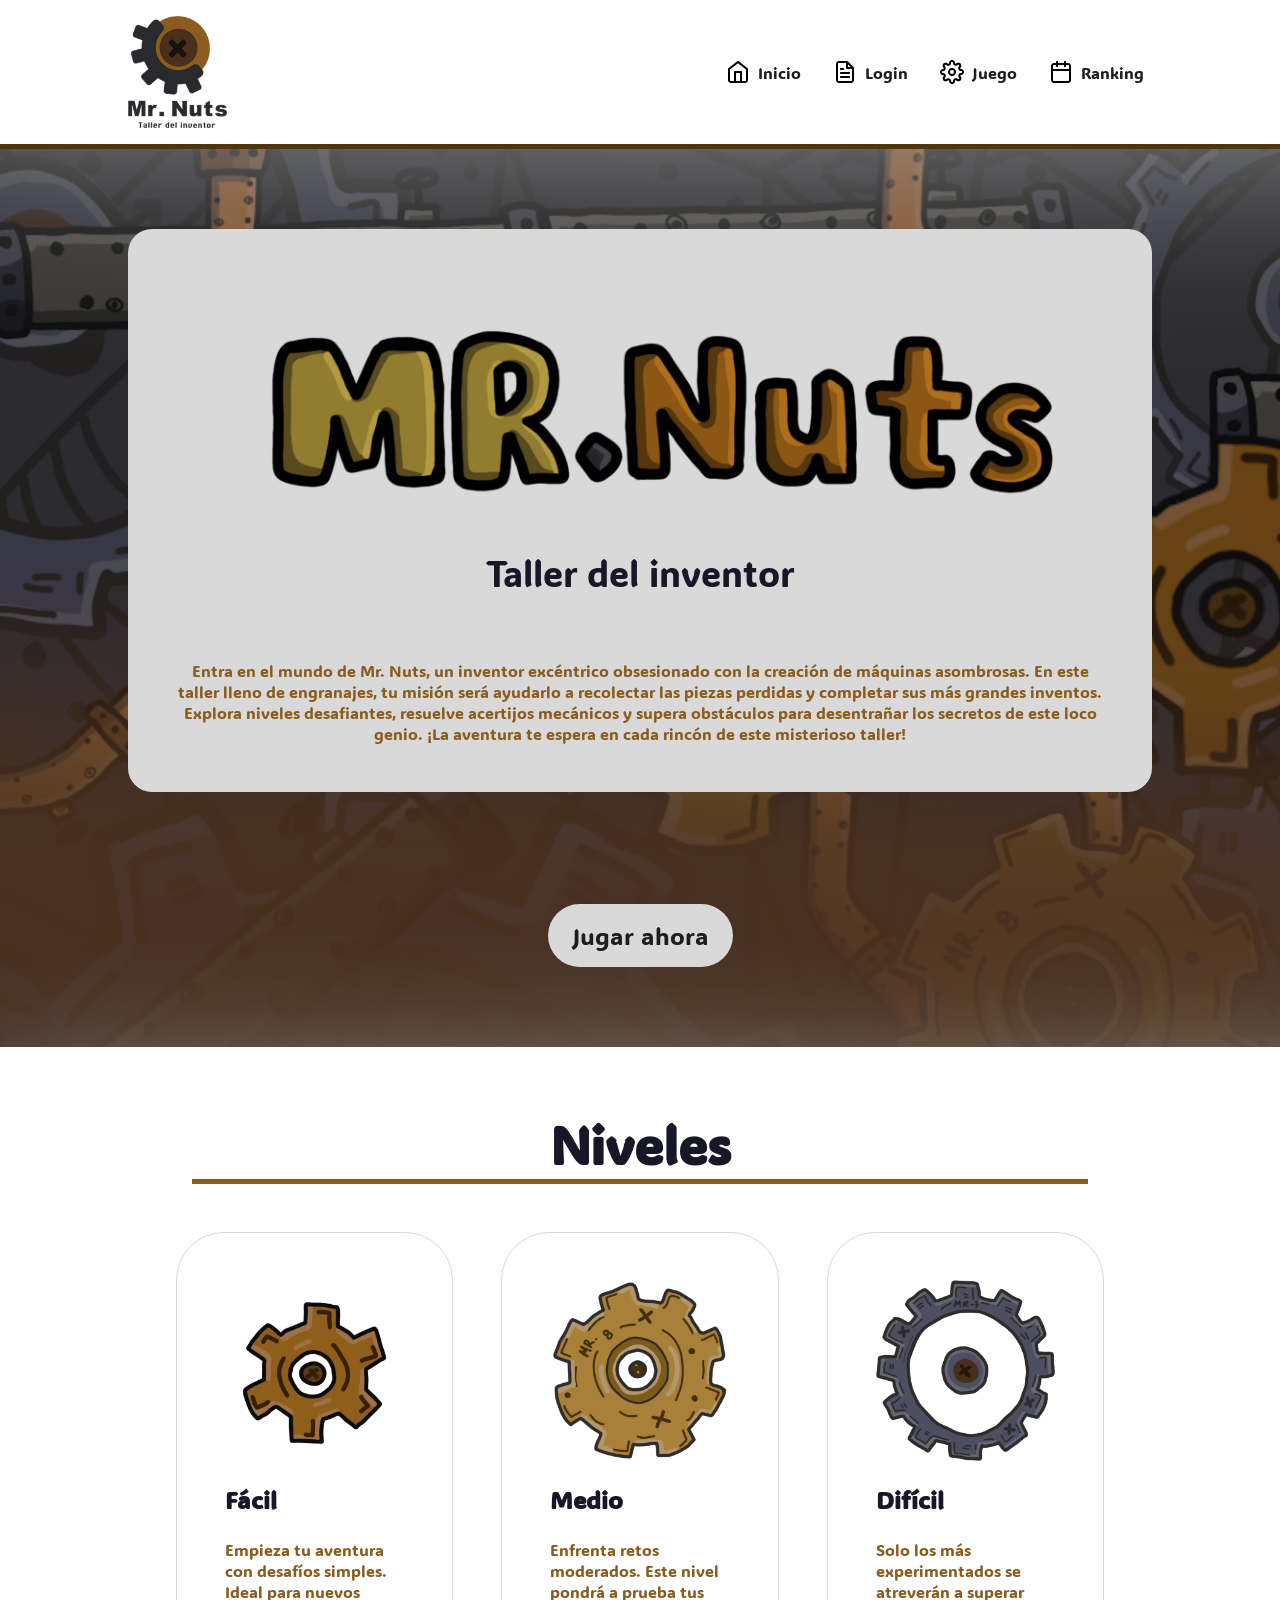
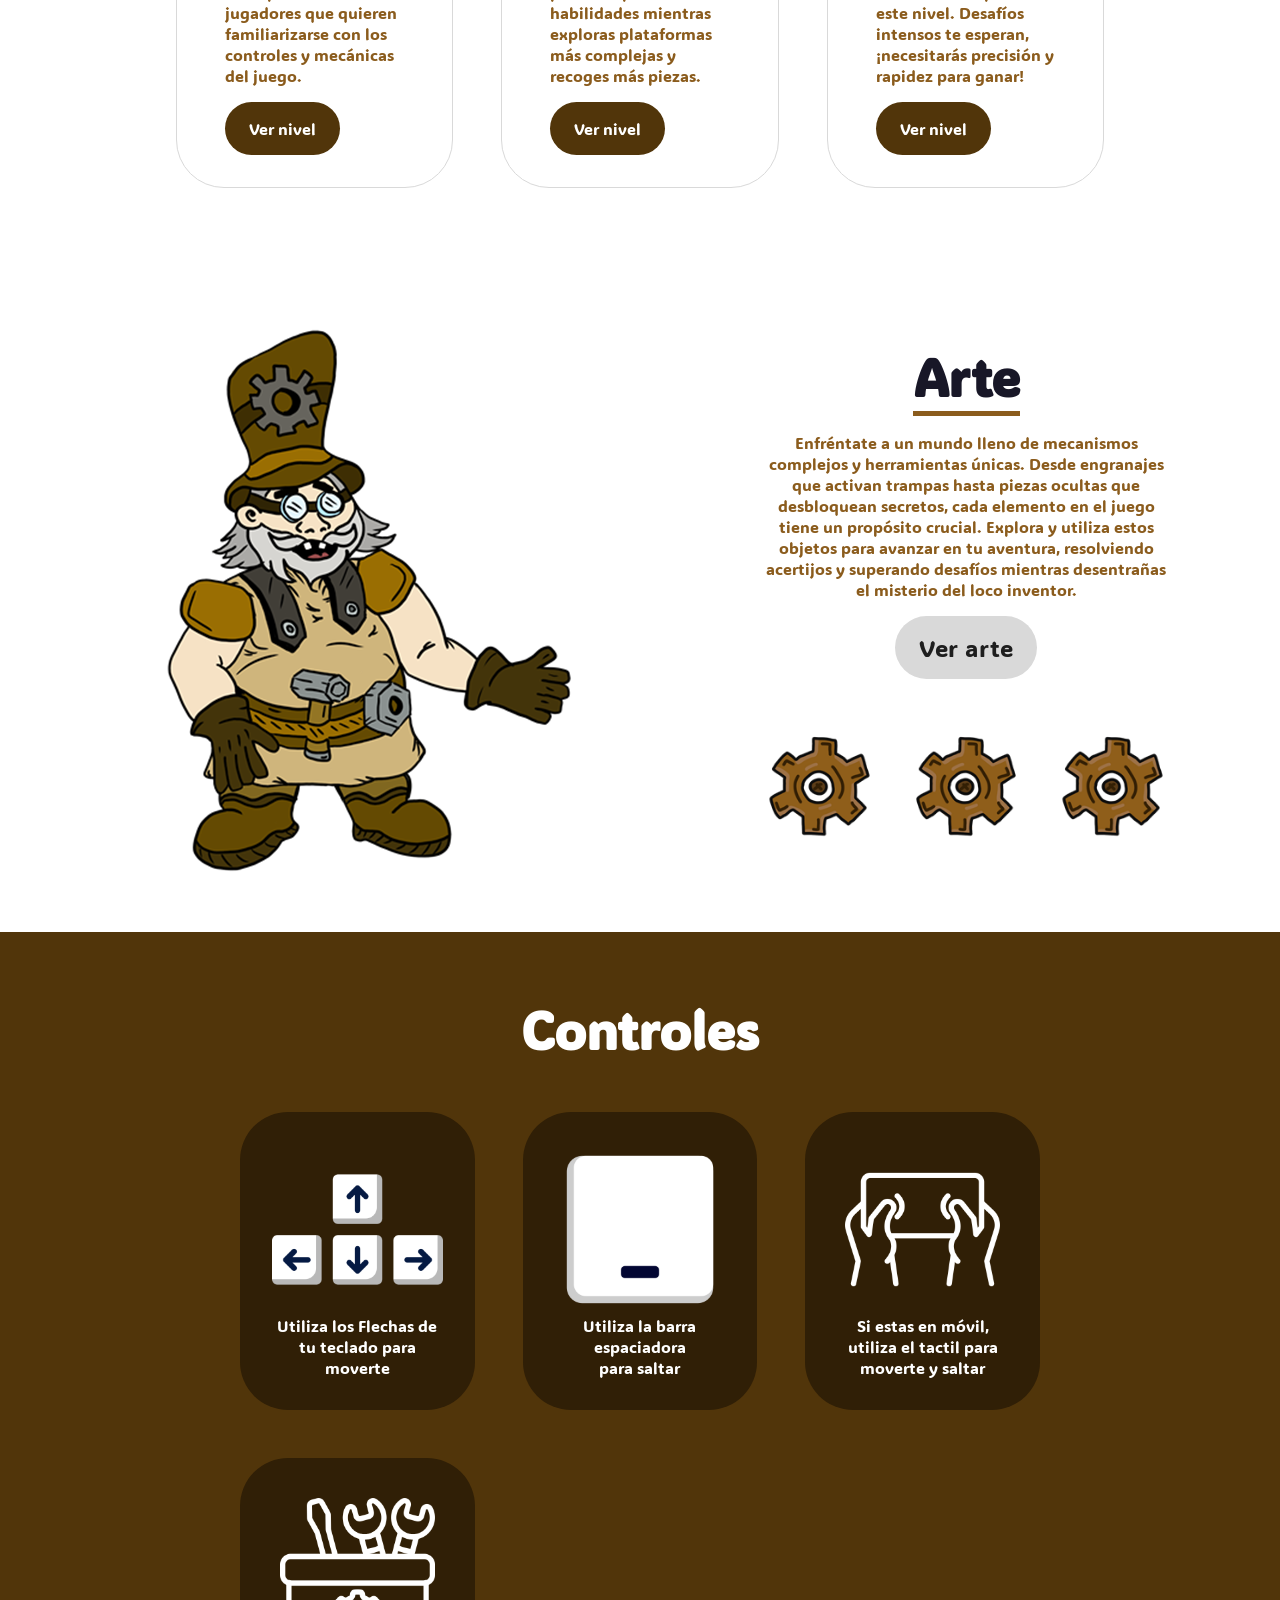
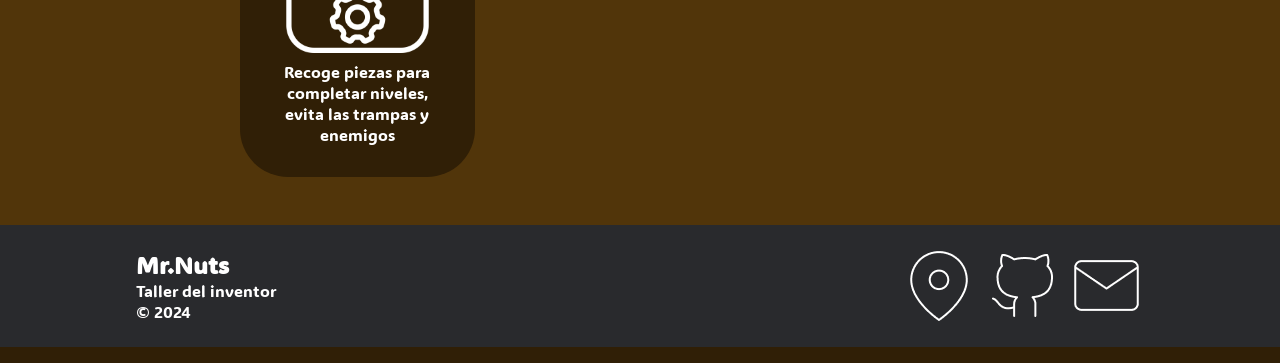
<file: Juego_MrNuts/index.html>
<!DOCTYPE html>
<html lang="en">

<head>
  <meta charset="UTF-8">
  <meta name="viewport" content="width=device-width, initial-scale=1.0">
  <title>MR.Nuts</title>

  <link rel="stylesheet" href="css/main.css">

  <!--fonts-->
  <link rel="preconnect" href="https://fonts.googleapis.com">
  <link rel="preconnect" href="https://fonts.gstatic.com" crossorigin>
  <link href="https://fonts.googleapis.com/css2?family=ADLaM+Display&display=swap" rel="stylesheet">
</head>

<body>
  <header class="header-section">
    <div class="logo logo-header" href="index.html"></div>
    <nav >
      <ul class="top-nav">
        <li>
          <a class="nav-list-item" href="index.html">
            <i class="icon-home"><img src="img/home.png" alt="home"></i>
            <span>Inicio</span>
          </a>
        </li>
        <li>
          <a class="nav-list-item" href="../../login.php">
            <i class="icon-register"><img src="img/file-text.png" alt="register"></i>
            <span>Login</span>
          </a>
        </li>
        <li>
          <a class="nav-list-item" href="game.html">
            <i class="icon-game"><img src="img/game.png" alt="game"></i>
            <span>Juego</span>
          </a>
        </li>
        <li>
          <a class="nav-list-item" href="ranking.html">
            <i class="icon-ranking"><img src="img/calendar.png" alt=""></i>
            <span>Ranking</span>
          </a>
        </li>
      </ul>
    </nav>
  </header>
  <section class="banner-section">
    <div class="letras-container text-center">
      <img class="auto" src="img/letras.png" alt="mrnuts">
      <p class="subtitle text-center">Taller del inventor</p>
      <p class="title-description">Entra en el mundo de Mr. Nuts, un inventor excéntrico obsesionado con la creación de
        máquinas asombrosas. En este taller lleno de engranajes, tu misión será ayudarlo a recolectar las piezas
        perdidas y completar sus más grandes inventos. Explora niveles desafiantes, resuelve acertijos mecánicos y
        supera obstáculos para desentrañar los secretos de este loco genio. ¡La aventura te espera en cada rincón de
        este misterioso taller!</p>
    </div>
    <a href="game.html"><p class="btn gray-btn">Jugar ahora</p></a>
  </section>
  <section class="levels-section auto text-center">
    <div><h2 class="title text-center w70 auto">Niveles</h2></div>

    <div class=" levels-cards columns-container text-left ">
      <div class="card">
        <div class="card-image">
          <img src="img/tuerca café.png" alt="Fácil">
        </div>
        <div class="card-content">
          <h3 class="cards-title">Fácil</h3>
          <p class="title-description">Empieza tu aventura con desafíos simples. Ideal para nuevos jugadores que quieren
            familiarizarse con los controles y mecánicas del juego.</p>
          <a href="#" class="btn coffe-btn">Ver nivel</a>
        </div>
      </div>

      <div class="card">
        <div class="card-image">
          <img src="img/tuerca dorada.png" alt="Medio">
        </div>
        <div class="card-content">
          <h3 class="cards-title">Medio</h3>
          <p class="title-description">Enfrenta retos moderados. Este nivel pondrá a prueba tus habilidades mientras
            exploras plataformas más complejas y recoges más piezas.</p>
          <a href="#" class="btn coffe-btn auto">Ver nivel</a>
        </div>
      </div>

      <div class="card">
        <div class="card-image">
          <img src="img/tuerca gris.png" alt="Difícil">
        </div>
        <div class="card-content">
          <h3 class="cards-title">Difícil</h3>
          <p class="title-description">Solo los más experimentados se atreverán a superar este nivel. Desafíos intensos
            te esperan, ¡necesitarás precisión y rapidez para ganar!</p>
          <a href="#" class="btn coffe-btn">Ver nivel</a>
        </div>
      </div>
    </div>
  </section>
  <div class="art-section columns-container">
    <div class="character auto">
      <img src="img/mrnuts.png" alt="Inventor">
    </div>
    <div class="art-container w70 text-center auto">
      <h2 class="title auto">Arte</h2>
      <p class="title-description">Enfréntate a un mundo lleno de mecanismos complejos y herramientas únicas. Desde
        engranajes que activan trampas hasta piezas ocultas que desbloquean secretos, cada elemento en el juego tiene un
        propósito crucial. Explora y utiliza estos objetos para avanzar en tu aventura, resolviendo acertijos y
        superando desafíos mientras desentrañas el misterio del loco inventor.</p>
      <a href="characters.html" class="btn gray-btn">Ver arte</a>
      <div class="gear-icons ">
        <div><img src="img/tuercapequeña.png" alt="Engranaje"></div>
        <div><img src="img/tuercapequeña.png" alt="Engranaje"></div>
        <div><img src="img/tuercapequeña.png" alt="Engranaje"></div>
      </div>
    </div>
  </div>

  <div class="controles-section text-center text-white">
    <h2 class="title-controles auto">Controles</h2>
    <div class=" controles-container w70 text-center columns-container">
      <div class="card-controls">
        <img src="img/botones.png" alt="controles">
        <p>Utiliza los Flechas de tu teclado para moverte</p>
      </div>
      <div class="card-controls">
        <img src="img/barra-espaciadora.png" alt="space">
        <p>Utiliza la barra espaciadora para saltar</p>
      </div>
      <div class="card-controls">
        <img src="img/juego-movil.png" alt="movil">
        <p>Si estas en móvil, utiliza el tactil para moverte y saltar</p>
      </div>
      <div class="card-controls">
        <img src="img/fixbox.png" alt="instru">
        <p>Recoge piezas para completar niveles, evita las trampas y enemigos</p>
      </div>
    </div>
  </div>

  <footer class="footer-section text-white">
    <div class="footer-text">
      <h2>Mr.Nuts</h2>
      <p>Taller del inventor</p>
      <p>&copy; 2024</p>
    </div>
    <div class="footer-icons">
      <div><a href="#"><i class="icon"><img src="img/map-pin.png" alt="location"></i></a></div>
      <div><a href="#"><i class="icon"></i><img src="img/git.png" alt="git"></a></div>
      <div><a href="#"><i class="icon"></i><img src="img/mail.png" alt="mail"></a></div>
    </div>

  </footer>


</body>

</html>
</file>
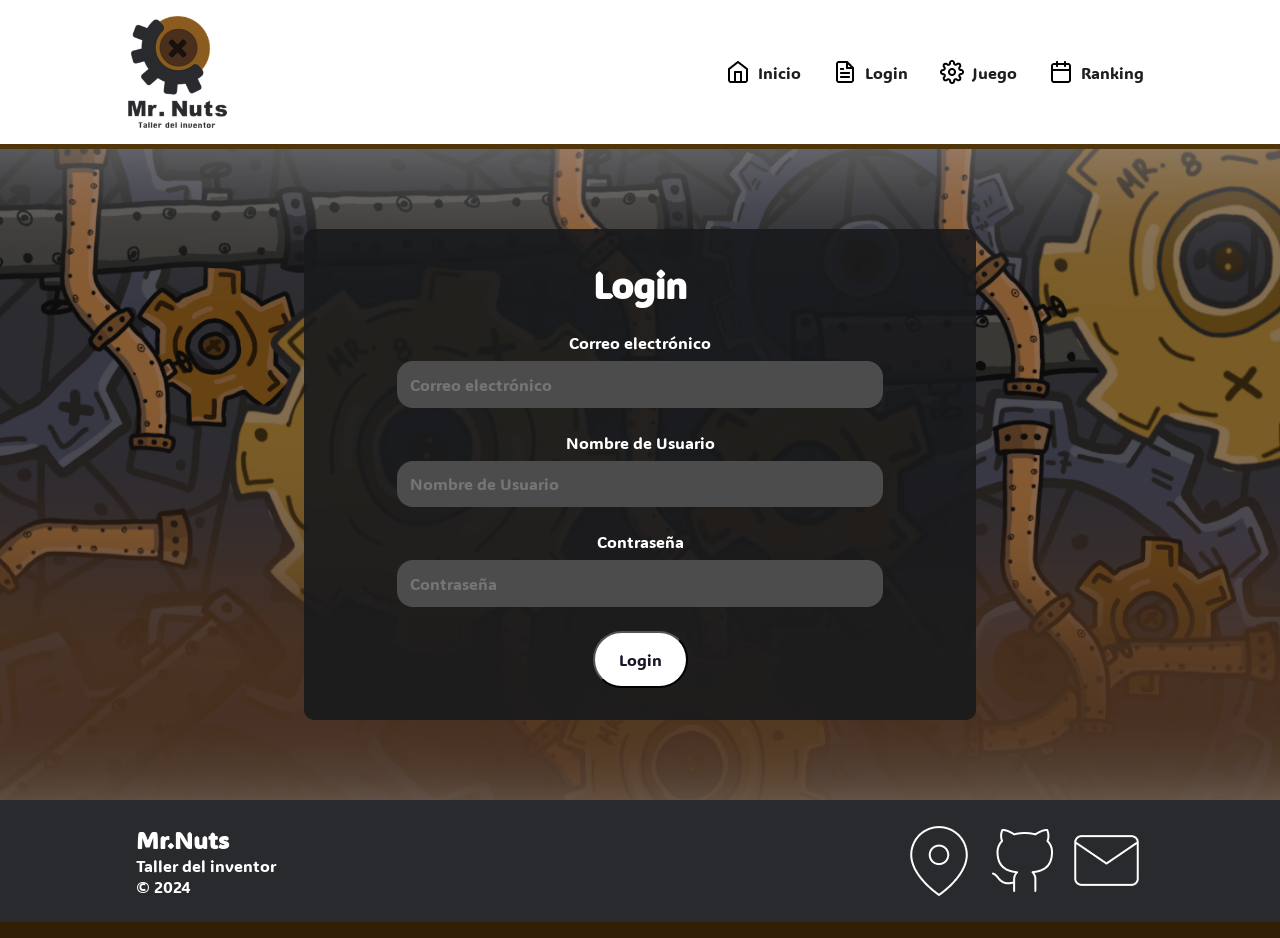
<file: Juego_MrNuts/_login.html>
<!DOCTYPE html>
<html lang="en">

<head>
  <meta charset="UTF-8">
  <meta name="viewport" content="width=device-width, initial-scale=1.0">
  <title>Registro</title>

  <link rel="stylesheet" href="css/main.css">

  
  <!--fonts-->
  <link rel="preconnect" href="https://fonts.googleapis.com">
  <link rel="preconnect" href="https://fonts.gstatic.com" crossorigin>
  <link href="https://fonts.googleapis.com/css2?family=ADLaM+Display&display=swap" rel="stylesheet">
</head>

<body>
  <header class="header-section">
    <div class="logo logo-header" href="index.html"></div>
    <nav>
      <ul class="top-nav">
        <li>
          <a class="nav-list-item" href="index.html">
            <i class="icon-home"><img src="img/home.png" alt="home"></i>
            <span>Inicio</span>
          </a>
        </li>
        <li>
          <a class="nav-list-item" href="login.html">
            <i class="icon-register"><img src="img/file-text.png" alt="register"></i>
            <span>Login</span>
          </a>
        </li>
        <li>
          <a class="nav-list-item" href="game.html">
            <i class="icon-game"><img src="img/game.png" alt="game"></i>
            <span>Juego</span>
          </a>
        </li>
        <li>
          <a class="nav-list-item" href="ranking.html">
            <i class="icon-ranking"><img src="img/calendar.png" alt=""></i>
            <span>Ranking</span>
          </a>
        </li>
      </ul>
    </nav>
  </header>
  <div class="login-section">
    <div class="black-box">
      <h2 class="title-login">Login</h2>
      <form>
        <div class="input-group">
          <label class="label" for="email">Correo electrónico</label>
          <input class="input" type="email" id="email" placeholder="Correo electrónico">
        </div>
        <div class="input-group">
          <label class="label" for="username">Nombre de Usuario</label>
          <input class="input" type="text" id="username" placeholder="Nombre de Usuario">
        </div>
        <div class="input-group">
          <label class="label" for="password">Contraseña</label>
          <input class="input" type="password" id="password" placeholder="Contraseña">
        </div>
        <button class="btn btn-login" type="submit">Login</button>
      </form>
    </div>
  </div>
  <footer class="footer-section text-white">
    <div class="footer-text">
      <h2>Mr.Nuts</h2>
      <p>Taller del inventor</p>
      <p>&copy; 2024</p>
    </div>
    <div class="footer-icons">
      <a href="#"><i class="icon"><img src="img/map-pin.png" alt="location"></i></a>
      <a href="#"><i class="icon"></i><img src="img/git.png" alt="git"></a>
      <a href="#"><i class="icon"></i><img src="img/mail.png" alt="mail"></a>
    </div>

  </footer>
</body>

</html>
</file>
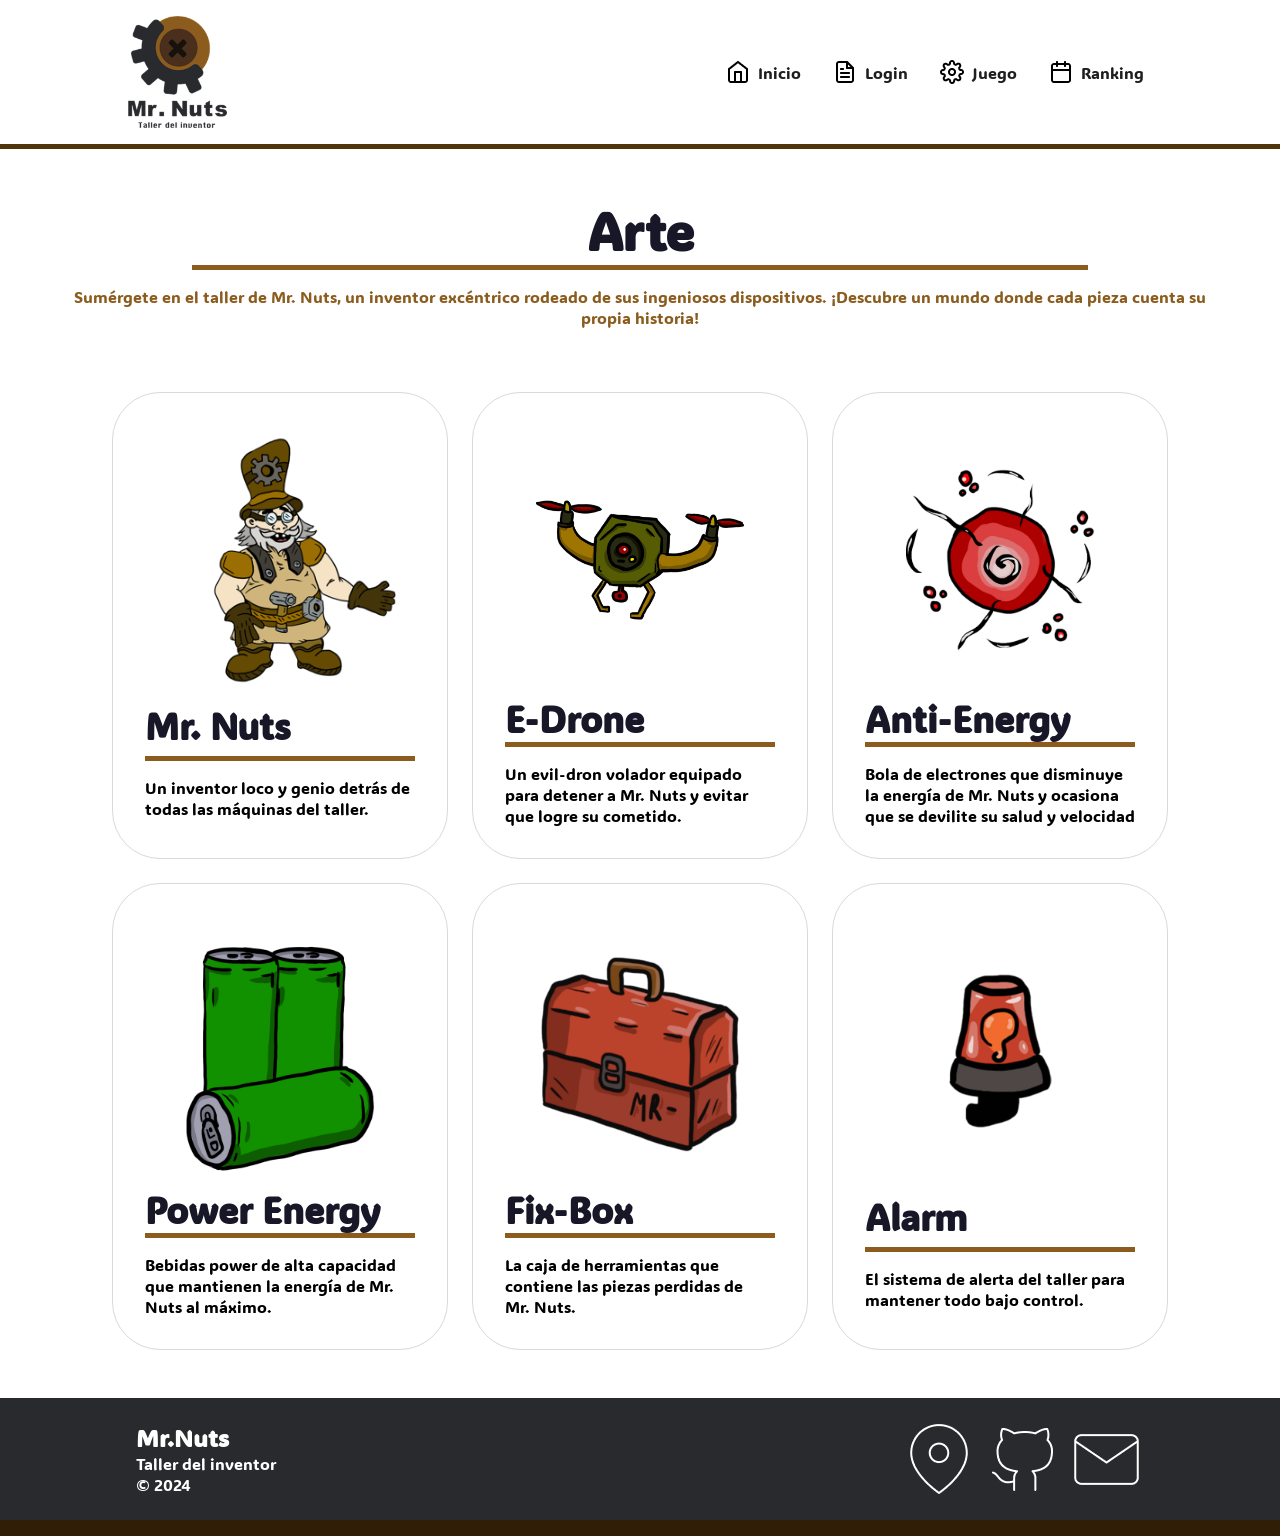
<file: Juego_MrNuts/characters.html>
<!DOCTYPE html>
<html lang="en">

<head>
  <meta charset="UTF-8">
  <meta name="viewport" content="width=device-width, initial-scale=1.0">
  <title>Personajes</title>

  <link rel="stylesheet" href="css/main.css">

  <!--fonts-->
  <link rel="preconnect" href="https://fonts.googleapis.com">
  <link rel="preconnect" href="https://fonts.gstatic.com" crossorigin>
  <link href="https://fonts.googleapis.com/css2?family=ADLaM+Display&display=swap" rel="stylesheet">
</head>

<body>
  <header class="header-section">
    <div class="logo logo-header" href="index.html"></div>
    <nav>
      <ul class="top-nav">
        <li>
          <a class="nav-list-item" href="index.html">
            <i class="icon-home"><img src="img/home.png" alt="home"></i>
            <span>Inicio</span>
          </a>
        </li>
        <li>
          <a class="nav-list-item" href="../../login.php">
            <i class="icon-register"><img src="img/file-text.png" alt="register"></i>
            <span>Login</span>
          </a>
        </li>
        <li>
          <a class="nav-list-item" href="game.html">
            <i class="icon-game"><img src="img/game.png" alt="game"></i>
            <span>Juego</span>
          </a>
        </li>
        <li>
          <a class="nav-list-item" href="ranking.html">
            <i class="icon-ranking"><img src="img/calendar.png" alt=""></i>
            <span>Ranking</span>
          </a>
        </li>
      </ul>
    </nav>
  </header>

  <section class="characters-title text-center">
    <h2 class="title text-center w70 auto pdt3 auto">Arte</h2>
    <p class="title-description">Sumérgete en el taller de Mr. Nuts, un inventor excéntrico rodeado de sus ingeniosos
      dispositivos. ¡Descubre un mundo donde cada pieza cuenta su propia historia!</p>
  </section>

  <div class="columnscard-container ">
    <div class="card">
      <img src="img/mrnuts.png" alt="Mr. Nuts">
      <h3 class="cards-subtitle">Mr. Nuts</h3>
      <p>Un inventor loco y genio detrás de todas las máquinas del taller.</p>
    </div>

    <div class="card">
      <img src="img/enemigoIdle.png" alt="E-Drone">
      <h3 class="cards-subtitle">E-Drone</h3>
      <p>Un evil-dron volador equipado para detener a Mr. Nuts y evitar que logre su cometido.</p>
    </div>

    <div class="card">
      <img src="img/antiEnergyBall.png" alt="Energy">
      <h3 class="cards-subtitle">Anti-Energy</h3>
      <p>Bola de electrones que disminuye la energía de Mr. Nuts y ocasiona que se devilite su salud y velocidad</p>
    </div>

    <div class="card">
      <img src="img/energy.png" alt="Power Energy">
      <h3 class="cards-subtitle">Power Energy</h3>
      <p>Bebidas power de alta capacidad que mantienen la energía de Mr. Nuts al máximo.</p>
    </div>

    <div class="card">
      <img src="img/fix-box.png" alt="Fix-Box">
      <h3 class="cards-subtitle">Fix-Box</h3>
      <p>La caja de herramientas que contiene las piezas perdidas de Mr. Nuts.</p>
    </div>

    <div class="card">
      <img src="img/alarm.png" alt="Alarm">
      <h3 class="cards-subtitle">Alarm</h3>
      <p>El sistema de alerta del taller para mantener todo bajo control.</p>
    </div>
  </div>
  <footer class="footer-section text-white">
    <div class="footer-text">
      <h2>Mr.Nuts</h2>
      <p>Taller del inventor</p>
      <p>&copy; 2024</p>
    </div>
    <div class="footer-icons">
      <a href="#"><i class="icon"><img src="img/map-pin.png" alt="location"></i></a>
      <a href="#"><i class="icon"></i><img src="img/git.png" alt="git"></a>
      <a href="#"><i class="icon"></i><img src="img/mail.png" alt="mail"></a>
    </div>

  </footer>
</body>

</html>
</file>
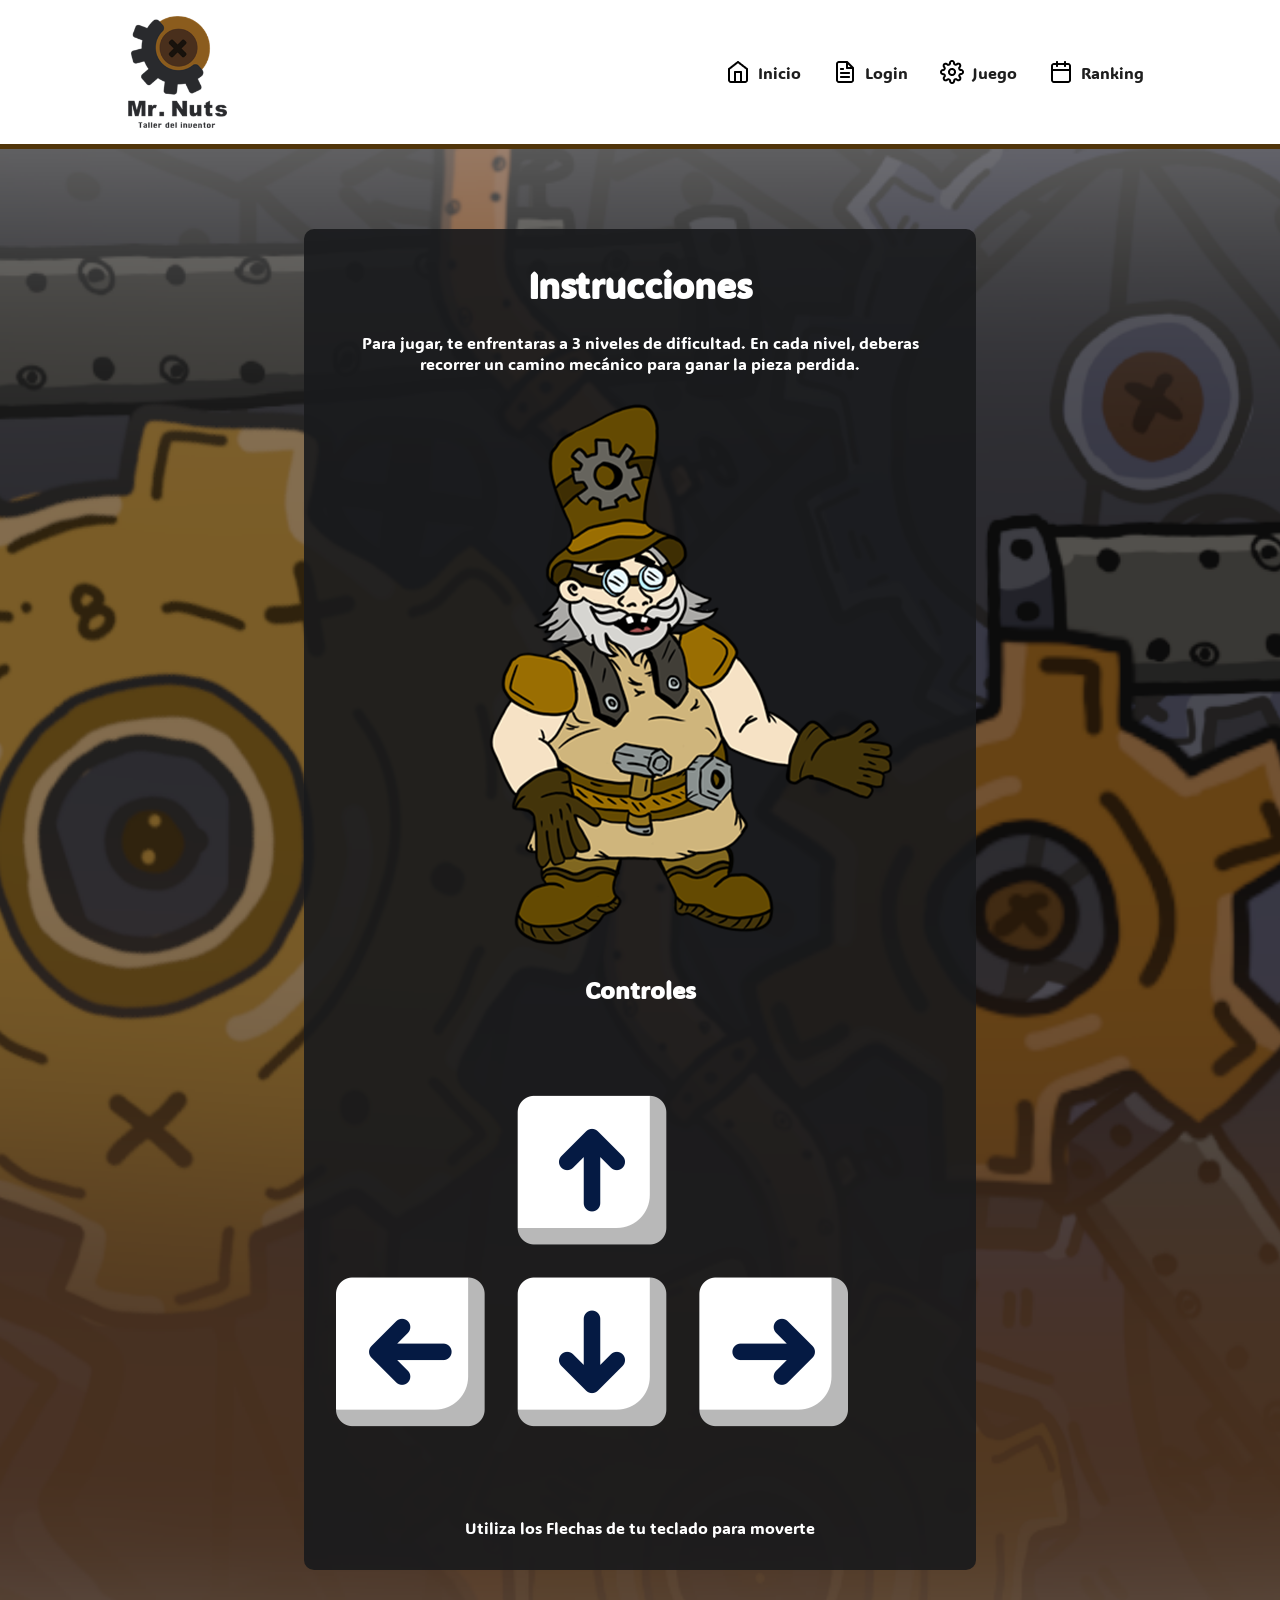
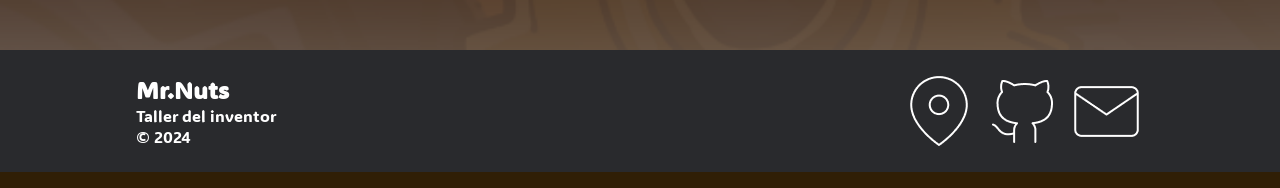
<file: Juego_MrNuts/instructions.html>
<!DOCTYPE html>
<html lang="en">

<head>
    <meta charset="UTF-8">
    <meta name="viewport" content="width=device-width, initial-scale=1.0">
    <title>Ranking</title>

    <link rel="stylesheet" href="css/main.css">

  <!--fonts-->
  <link rel="preconnect" href="https://fonts.googleapis.com">
  <link rel="preconnect" href="https://fonts.gstatic.com" crossorigin>
  <link href="https://fonts.googleapis.com/css2?family=ADLaM+Display&display=swap" rel="stylesheet">
</head>
<body>
    <header class="header-section">
        <div class="logo logo-header" href="index.html"></div>
        <nav>
          <ul class="top-nav">
            <li>
              <a class="nav-list-item" href="index.html">
                <i class="icon-home"><img src="img/home.png" alt="home"></i>
                <span>Inicio</span>
              </a>
            </li>
            <li>
              <a class="nav-list-item" href="login.html">
                <i class="icon-register"><img src="img/file-text.png" alt="register"></i>
                <span>Login</span>
              </a>
            </li>
            <li>
              <a class="nav-list-item" href="game.html">
                <i class="icon-game"><img src="img/game.png" alt="game"></i>
                <span>Juego</span>
              </a>
            </li>
            <li>
              <a class="nav-list-item" href="ranking.html">
                <i class="icon-ranking"><img src="img/calendar.png" alt=""></i>
                <span>Ranking</span>
              </a>
            </li>
          </ul>
        </nav>
      </header>
    <div class="login-section">
        <div class="black-box">
          <h2 class="title-login">Instrucciones</h2>
          <p>Para jugar, te enfrentaras a 3 niveles de dificultad. En cada nivel, deberas recorrer un camino mecánico para ganar la pieza perdida.</p>
          <div>
            <div><img src="img/mrnuts.png" alt="mrnuts"></div>
            <div>
                <H2>Controles</H2>
                <div>
                    <img src="img/botones.png" alt="controles">
                    <p>Utiliza los Flechas de tu teclado para moverte</p>
                </div>
                <div></div>
            </div>
          </div>
        </div>
      </div>
    <footer class="footer-section text-white">
        <div class="footer-text">
          <h2>Mr.Nuts</h2>
          <p>Taller del inventor</p>
          <p>&copy; 2024</p>
        </div>
        <div class="footer-icons">
          <a href="#"><i class="icon"><img src="img/map-pin.png" alt="location"></i></a>
          <a href="#"><i class="icon"></i><img src="img/git.png" alt="git"></a>
          <a href="#"><i class="icon"></i><img src="img/mail.png" alt="mail"></a>
        </div>

    </footer>
</body>
</html>
</file>
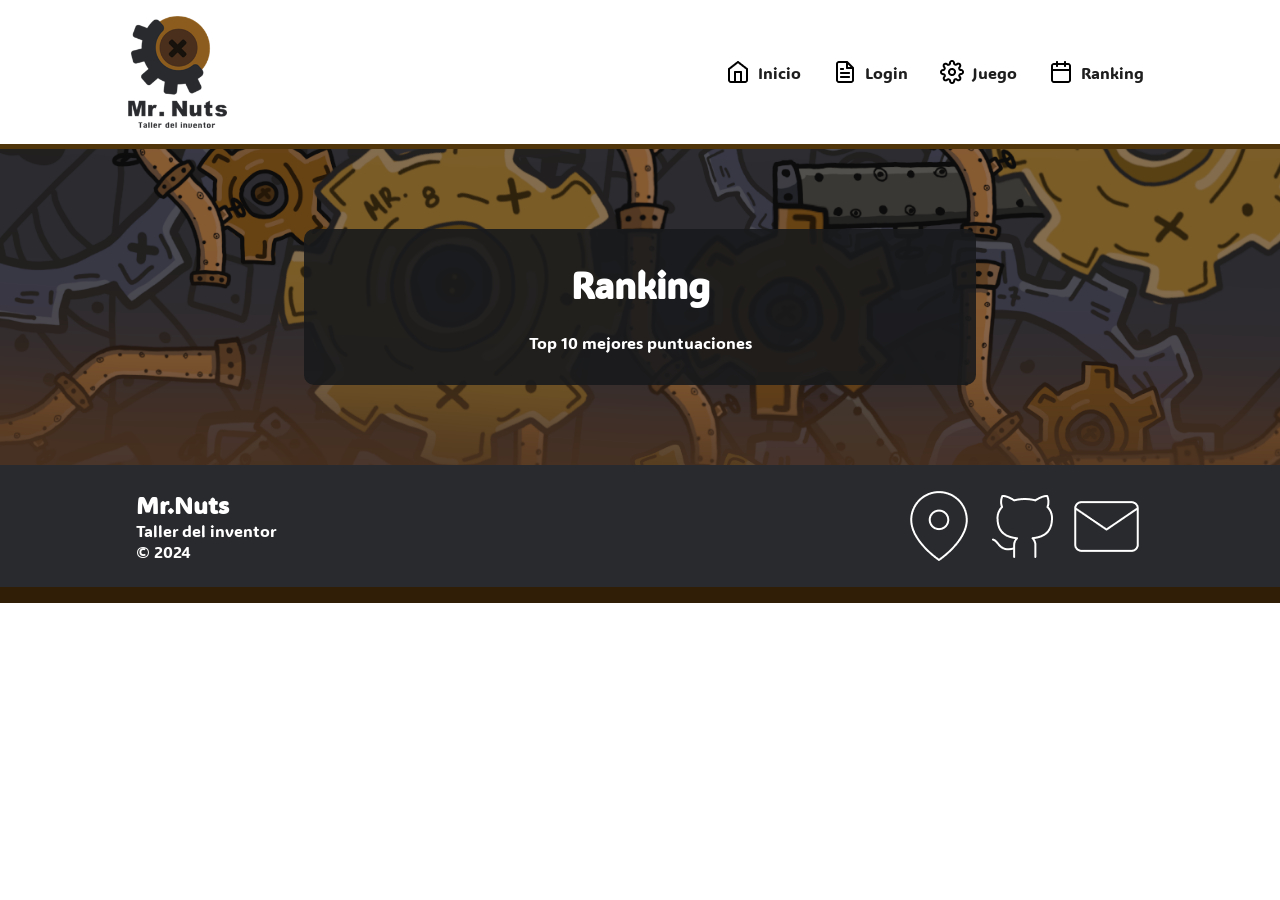
<file: Juego_MrNuts/ranking.html>
<!DOCTYPE html>
<html lang="en">

<head>
  <meta charset="UTF-8">
  <meta name="viewport" content="width=device-width, initial-scale=1.0">
  <title>Ranking</title>

  <link rel="stylesheet" href="css/main.css">

  <!--fonts-->
  <link rel="preconnect" href="https://fonts.googleapis.com">
  <link rel="preconnect" href="https://fonts.gstatic.com" crossorigin>
  <link href="https://fonts.googleapis.com/css2?family=ADLaM+Display&display=swap" rel="stylesheet">
</head>
<body>
  <header class="header-section">
    <div class="logo logo-header" href="index.html"></div>
    <nav>
      <ul class="top-nav">
        <li>
          <a class="nav-list-item" href="index.html">
            <i class="icon-home"><img src="img/home.png" alt="home"></i>
            <span>Inicio</span>
          </a>
        </li>
        <li>
          <a class="nav-list-item" href="../../login.php">
            <i class="icon-register"><img src="img/file-text.png" alt="register"></i>
            <span>Login</span>
          </a>
        </li>
        <li>
          <a class="nav-list-item" href="game.html">
            <i class="icon-game"><img src="img/game.png" alt="game"></i>
            <span>Juego</span>
          </a>
        </li>
        <li>
          <a class="nav-list-item" href="ranking.html">
            <i class="icon-ranking"><img src="img/calendar.png" alt=""></i>
            <span>Ranking</span>
          </a>
        </li>
      </ul>
    </nav>
  </header>
  <div class="login-section">
    <div class="black-box">
      <h2 class="title-login">Ranking</h2>
      <p>Top 10 mejores puntuaciones </p>
      <ul id="ranking-list" class="ranking-list">
      </ul>
    </div>
  </div>
  <footer class="footer-section text-white">
    <div class="footer-text">
      <h2>Mr.Nuts</h2>
      <p>Taller del inventor</p>
      <p>&copy; 2024</p>
    </div>
    <div class="footer-icons">
      <a href="#"><i class="icon"><img src="img/map-pin.png" alt="location"></i></a>
      <a href="#"><i class="icon"></i><img src="img/git.png" alt="git"></a>
      <a href="#"><i class="icon"></i><img src="img/mail.png" alt="mail"></a>
    </div>

    <script>
      
      function getDataFromServer() {
        fetch("http://gameplatform.test/top-10.php")
        .then(response => {
          if (!response.ok) {
            throw new Error('response was not ok');
          }
          return response.json();
        })
        .then(data => {
          console.log('Data received:', data);
          printRanking(data);
        })
        .catch(error => {
          console.error('There was a problem with the fetch operation:', error);
        });
      }

      function printRanking(data) {
        data.forEach(item => {
          const listItem = document.createElement('li');
          listItem.classList.add('ranking-item');
          listItem.textContent = `${item.player_name} - ${item.score} puntos`;
          document.getElementById('ranking-list').appendChild(listItem);
        });
      }
      

      getDataFromServer();

    </script>
</body>

</html>
</file>
<file: Juego_MrNuts/css/main.css>
* {
  margin: 0;
  padding: 0;
  box-sizing: border-box;
}

body {
  width: 100%;
  height: 100%;
  font-family: "ADLaM Display", ssystem-ui;
  background: #fff;
}

h1, h2, h3, h4, h5, h6 {
  text-wrap: balance;
}

p, li, caption {
  text-wrap: pretty;
}

img, picture, video, canvas, svg {
  display: block;
  max-width: 100%;
}

.w10 {
  width: 10%;
}

.w20 {
  width: 20%;
}

.w70 {
  width: 70%;
}

.auto {
  margin: 0 auto;
}

.pdt3 {
  padding-top: 3rem;
}

.pdb2 {
  padding-bottom: 2rem;
}

h1 {
  font-family: "ADLaM Display", ssystem-ui;
}

.text-white {
  color: #fff;
}

.text-dark {
  color: rgb(30, 30, 30);
}

.text-center {
  text-align: center;
}

.text-left {
  text-align: left;
}

.Bigtitle {
  padding-top: 4rem;
  font-size: 4.375rem;
  color: rgb(24, 23, 39);
}

.subtitle {
  font-size: 2.25rem;
  color: rgb(24, 23, 39);
  padding-bottom: 3rem;
}

.title-description {
  padding: 1rem;
  font-size: 1rem;
  color: rgb(139, 92, 29);
}

.title {
  font-size: 3.25rem;
  color: rgb(24, 23, 39);
  border-bottom: 0.35rem solid rgb(139, 92, 29);
}

.cards-title {
  padding: 0.5rem 1rem;
  font-size: 1.5rem;
  color: rgb(24, 23, 39);
  border-bottom: 0.05rem;
}

.cards-subtitle {
  font-size: 2.25rem;
  color: rgb(24, 23, 39);
  margin-bottom: 1rem;
  border-bottom: 0.35rem solid rgb(139, 92, 29);
}

.title-login {
  font-size: 2.25rem;
  color: #fff;
  text-align: center;
  margin-bottom: 1.5rem;
}

.title-controles {
  font-size: 3.25rem;
  color: #fff;
}

.btn {
  display: inline-block;
  text-decoration: none;
  font-weight: 400;
  padding: 1rem 1.5rem;
  border-radius: 2rem;
  cursor: pointer;
}

.btn:hover {
  background: rgb(24, 23, 39);
  color: #fff;
  transform: scale(1.1);
  transition: all 0.2s ease-in-out;
}

.gray-btn {
  font-size: 1.5rem;
  background: rgb(217, 217, 217);
  color: rgb(30, 30, 30);
}

.coffe-btn {
  margin-left: 1rem;
  background: rgb(81, 53, 10);
  color: #fff;
}

.btn-login {
  font-family: "ADLaM Display", ssystem-ui;
  background: #fff;
  color: rgb(24, 23, 39);
  padding: 1rem 1.5rem;
  font-size: 1rem;
}

.form-btn {
  display: inline-block;
  text-decoration: none;
  font-weight: 400;
  padding: 0.5rem;
  border-radius: 1rem;
  cursor: pointer;
  font-family: "ADLaM Display", ssystem-ui;
  background: rgb(81, 53, 10);
  color: #fff;
  font-size: 1rem;
  margin: 0.5rem;
}

.form-btn:hover {
  background: rgb(24, 23, 39);
  color: #fff;
  transform: scale(1.1);
  transition: all 0.2s ease-in-out;
}

input,
select,
textarea {
  padding: 0.1rem;
  font-size: 1rem;
  border: 2px solid #ddd;
  border-radius: 6px;
  background-color: #f9f9f9;
  transition: border-color 0.3s ease, box-shadow 0.3s ease;
}
input:hover,
select:hover,
textarea:hover {
  border-color: #bbb;
}

input[type=file] {
  font-family: "ADLaM Display", ssystem-ui;
  padding: 0.5rem;
  background-color: transparent;
  border: none;
  outline: none;
}

.card {
  position: relative;
  border: 0.05rem solid rgb(217, 217, 217);
  border-radius: 3rem;
  display: grid;
  max-width: fit-content;
  padding: 2rem;
}

.card-controls {
  position: relative;
  border-radius: 3rem;
  display: grid;
  max-width: fit-content;
  padding: 2rem;
  background: rgb(48, 31, 6);
}

.columnscard-container {
  display: grid;
  grid-template-columns: repeat(3, 1fr);
  gap: 1.5rem;
  padding: 3rem 7rem;
}

@media screen and (max-width: 768px) {
  .columnscard-container {
    grid-template-columns: 1fr;
    padding: 1rem 2rem;
  }
}
.logo:hover {
  transform: scale(1.1);
  transition: all 0.2s ease-in-out;
}

.header-section {
  padding: 1rem 8rem;
  position: relative;
  display: flex;
  justify-content: space-between;
  align-items: center;
  border-bottom: 0.35rem solid rgb(81, 53, 10);
}

.logo-header {
  background: url("../img/logo.png") no-repeat;
  background-size: contain;
  width: 7rem;
  height: 7rem;
}

@media screen and (max-width: 768px) {
  .header-section {
    flex-direction: column;
    justify-content: center;
    align-items: center;
    padding: 2rem 0;
    height: 50%;
    border-bottom: none;
  }
  .logo-header {
    margin-bottom: 2rem;
    width: 5rem;
    height: 5rem;
  }
}
.top-nav {
  display: flex;
  gap: 1rem;
  list-style: none;
  align-items: start;
  justify-content: center;
}

.nav-list-item {
  text-decoration: none;
  display: flex;
  gap: 0.5rem;
  border-radius: 0.5rem;
  padding: 0.25rem 0.5rem;
  color: rgb(30, 30, 30);
  align-items: center;
  justify-content: center;
}

.nav-list-item:hover {
  background: rgb(139, 92, 29);
  color: #fff;
}

@media screen and (max-width: 768px) {
  .top-nav {
    margin: 0 auto;
    width: 70%;
    align-items: center;
    gap: 1rem;
  }
  .nav-list-item {
    padding: 0.25rem 1rem;
    width: 100%;
    text-align: center;
  }
}
.columns-container {
  display: grid;
  grid-template-columns: repeat(auto-fit, minmax(190px, 1fr));
  gap: 1.5rem;
}

.levels-cards {
  width: 80%;
  margin: 0 auto;
  padding: 3rem;
  gap: 3rem;
}

.art-container {
  display: flex;
  flex-direction: row;
  flex-direction: column;
  align-items: center;
  justify-content: center;
}

.gear-icons {
  padding-top: 2rem;
  display: flex;
  align-items: center;
  justify-content: center;
}

.letras-container {
  background: rgb(217, 217, 217);
  border-radius: 1.5rem;
  padding: 2rem;
  width: 80%;
  align-items: center;
  justify-content: center;
}

.black-box {
  background-color: rgba(25, 26, 28, 0.9);
  padding: 2rem;
  border-radius: 10px;
  width: 60%;
  text-align: center;
  color: #fff;
}

@media screen and (max-width: 768px) {
  .black-box {
    width: 85%;
  }
}
.ranking-list {
  list-style: none;
  padding: 0;
}

.ranking-item {
  background-color: #4c4c4c;
  padding: 0.8rem;
  border-radius: 5px;
  margin-top: 1.5rem;
  margin-bottom: 1.5rem;
  color: #fff;
  font-size: 1rem;
}

.controles-container {
  margin: 0 auto;
  padding: 3rem;
  gap: 3rem;
}

table {
  margin-top: 1rem;
  border-collapse: collapse;
  text-align: left;
  font-size: 1rem;
  color: rgb(24, 23, 39);
}
table th,
table td {
  padding: 10px 15px;
  border: 1px solid #ddd;
}
table th:nth-child(1),
table td:nth-child(1) {
  text-align: center;
}
table th {
  background-color: #f4f4f4;
  font-weight: bold;
  color: rgb(24, 23, 39);
}
table tr:nth-child(even) {
  background-color: #f9f9f9;
}
table tr:hover {
  background-color: #f1f1f1;
}
table .options a {
  text-decoration: none;
  color: rgb(139, 92, 29);
  font-weight: bold;
  margin: 0 5px;
}
table .options a:hover {
  color: rgb(81, 53, 10);
  text-decoration: underline;
}

.input-group {
  margin-bottom: 1.5rem;
}

.label {
  display: block;
  margin-bottom: 0.5rem;
  font-size: 1rem;
}

.input {
  font-family: "ADLaM Display", ssystem-ui;
  width: 80%;
  padding: 0.8rem;
  border: none;
  border-radius: 1rem;
  background-color: #4c4c4c;
  color: #fff;
  font-size: 1rem;
}

.footer-section {
  background: rgb(41, 42, 45);
  border-bottom: 1rem solid rgb(48, 31, 6);
  display: flex;
  padding: 1.5rem 8.5rem;
  justify-content: space-between;
}

.footer-icons {
  display: flex;
  gap: 1rem;
  justify-content: baseline;
  align-items: center;
}

.icon:hover {
  transform: scale(1.1);
  transition: all 0.2s ease-in-out;
  color: rgb(81, 53, 10);
}

.banner-section {
  background: url("../img/fondoJuego.png") no-repeat;
  background-size: cover;
  padding-bottom: 5rem;
  display: flex;
  flex-direction: column;
  align-items: center;
  justify-content: space-between;
  padding-top: 5rem;
  gap: 7rem;
}

.levels-section {
  padding-top: 4rem;
  flex-direction: column;
  align-items: center;
  justify-content: center;
}

.art-section {
  padding-top: 4rem;
  padding-bottom: 2rem;
}

.login-section {
  display: flex;
  justify-content: center;
  align-items: center;
  height: 80%;
  background-image: url("../img/fondoJuego.png");
  background-size: cover;
  background-position: center;
  padding: 5rem;
}

.controles-section {
  background: rgb(81, 53, 10);
  padding-top: 4rem;
}

.admin-section {
  display: flex;
  flex-direction: column;
  align-items: center;
  justify-content: center;
  height: 80%;
  padding: 5rem;
}

html {
  font-size: 16px;
}

@media (max-width: 768px) {
  html {
    font-size: 14px;
  }
}
@media (max-width: 480px) {
  html {
    font-size: 12px;
  }
}
html {
  font-size: clamp(12px, 1.5vw, 16px);
}

* {
  margin: 0;
  padding: 0;
  box-sizing: border-box;
}

/*# sourceMappingURL=main.css.map */
</file>
